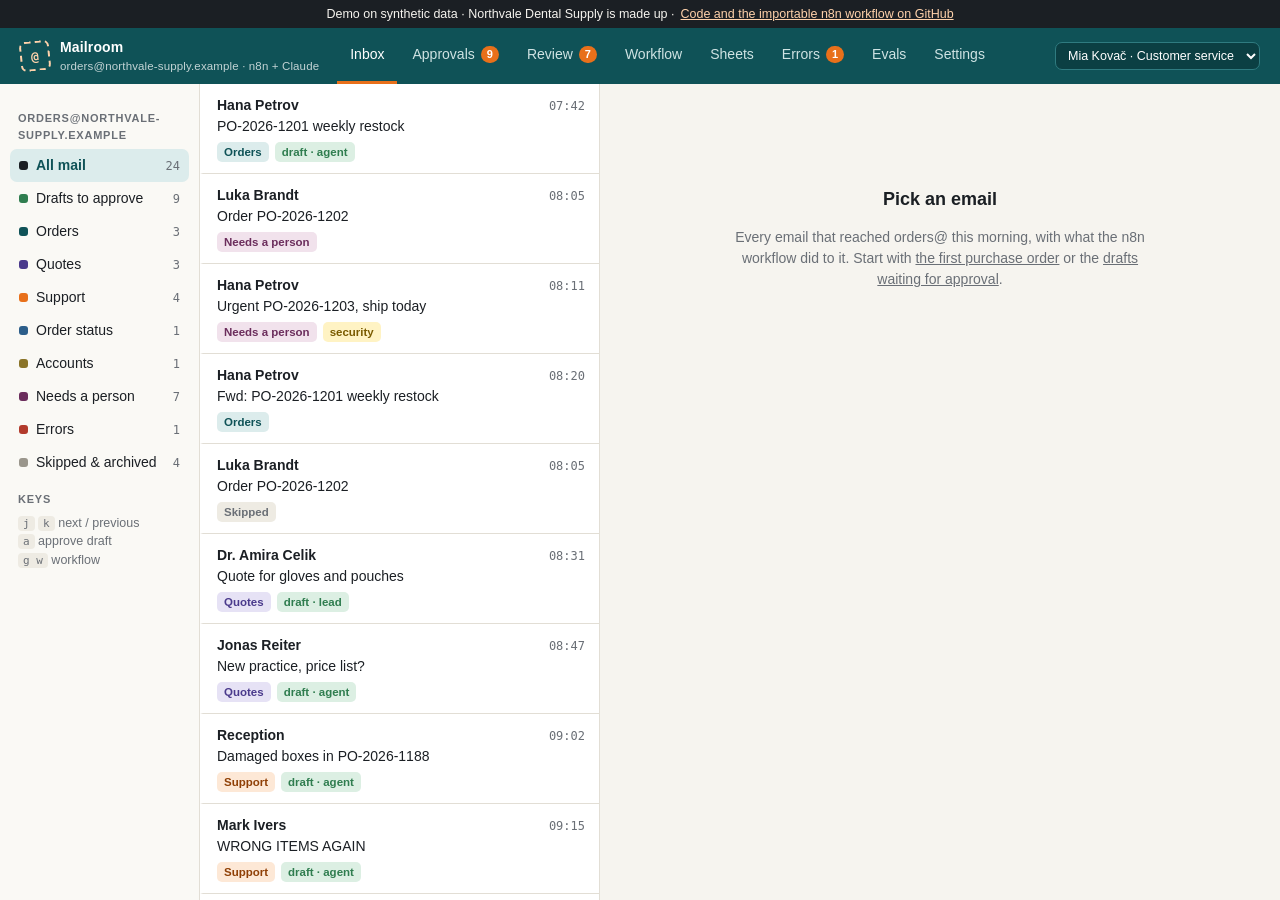
<file: site/index.html>
<!doctype html>
<html lang="en">
<head>
<meta charset="utf-8">
<meta name="viewport" content="width=device-width, initial-scale=1">
<title>Mailroom · shared inbox agent for n8n</title>
<meta name="description" content="An n8n workflow that reads a shared inbox, extracts orders, quotes and support requests with Claude, routes them to Sheets, HubSpot and a helpdesk, and saves reply drafts for approval. Demo on synthetic data.">
<style>:root{
  --paper:#f6f4ef; --card:#fff; --ink:#1b1f24; --muted:#6a6f76; --line:#e2ded5; --soft:#eeebe3;
  --teal:#0f5257; --teal2:#16696f; --teal-soft:#dcecec; --orange:#e8701a; --orange-soft:#fde8d6; --orange-ink:#8f3f05;
  --plum:#6b2d5c; --plum-soft:#f1e2ec; --green:#2f7d4f; --green-soft:#dcefe3; --red:#b23a2b; --red-soft:#f7e0dc;
  --sans:-apple-system,BlinkMacSystemFont,"Segoe UI",Roboto,Helvetica,Arial,sans-serif;
  --mono:ui-monospace,SFMono-Regular,Menlo,Consolas,monospace;
}
*{box-sizing:border-box}
html,body{margin:0;height:100%;background:var(--paper);color:var(--ink);font:14px/1.5 var(--sans)}
button{font:inherit;cursor:pointer}
a{color:inherit}
#banner{height:28px;display:flex;align-items:center;justify-content:center;gap:6px;background:var(--ink);color:#f6f4ef;font-size:12.5px}
#banner a{color:#ffd2ab}
#app{height:calc(100vh - 28px);display:flex;flex-direction:column}

/* top bar */
.top{display:flex;align-items:center;gap:18px;padding:0 20px;height:56px;background:var(--teal);color:#fff;flex:none}
.brand{white-space:nowrap;display:flex;align-items:center;gap:10px;font-weight:700;letter-spacing:.01em}
.brand .stamp{width:30px;height:30px;border:2px dashed #ffd2ab;border-radius:6px;display:grid;place-items:center;font:700 13px var(--mono);color:#ffd2ab;transform:rotate(-6deg)}
.brand small{display:block;font-weight:400;font-size:11.5px;opacity:.75}
.tabs{display:flex;gap:2px;height:100%}
.tabs a{white-space:nowrap;display:flex;align-items:center;gap:6px;padding:0 13px;text-decoration:none;color:#cfe3e3;border-bottom:3px solid transparent;font-weight:500}
.tabs a:hover{color:#fff}
.tabs a.on{color:#fff;border-bottom-color:var(--orange)}
.tabs .n{background:var(--orange);color:#fff;border-radius:9px;font-size:11px;padding:0 6px;font-weight:700}
.who{margin-left:auto;display:flex;align-items:center;gap:8px;font-size:12.5px}
.who select{background:#0b3f43;color:#fff;border:1px solid #2f7b80;border-radius:7px;padding:5px 8px;font:inherit}
.body{flex:1;min-height:0;display:flex}

/* inbox: three panes */
.folders{width:200px;flex:none;border-right:1px solid var(--line);padding:14px 10px;overflow:auto;background:#faf9f5}
.folders h4{margin:12px 8px 6px;font-size:11px;text-transform:uppercase;letter-spacing:.07em;color:var(--muted)}
.folders a{display:flex;align-items:center;gap:8px;padding:6px 9px;border-radius:7px;text-decoration:none}
.folders a:hover{background:var(--soft)}
.folders a.on{background:var(--teal-soft);color:var(--teal);font-weight:600}
.folders .c{margin-left:auto;font:12px var(--mono);color:var(--muted)}
.dot{width:9px;height:9px;border-radius:3px;flex:none;display:inline-block}
.list{width:400px;flex:none;border-right:1px solid var(--line);overflow:auto;background:var(--card)}
.list .row{display:block;text-decoration:none;padding:11px 14px;border-bottom:1px solid var(--line);border-left:3px solid transparent}
.list .row:hover{background:#fbfaf6}
.list .row.on{background:#f3f8f8;border-left-color:var(--teal)}
.list .r1{display:flex;gap:8px;align-items:baseline}
.list .from{font-weight:600;white-space:nowrap;overflow:hidden;text-overflow:ellipsis}
.list .time{margin-left:auto;font:12px var(--mono);color:var(--muted)}
.list .subj{white-space:nowrap;overflow:hidden;text-overflow:ellipsis}
.list .meta{display:flex;gap:6px;margin-top:5px;flex-wrap:wrap}
.tag{display:inline-flex;align-items:center;gap:5px;border-radius:5px;padding:0 7px;font-size:11.5px;font-weight:600;line-height:20px}
.t-orders{background:#dcecec;color:var(--teal)} .t-quotes{background:#e6e2f5;color:#4a3a8c} .t-support{background:var(--orange-soft);color:var(--orange-ink)}
.t-status{background:#e2edf7;color:#2c5e8a} .t-accounts{background:#eee9db;color:#6b5a1f} .t-review{background:var(--plum-soft);color:var(--plum)}
.t-error{background:var(--red-soft);color:var(--red)} .t-skipped,.t-archived,.t-done{background:var(--soft);color:var(--muted)}
.t-draft{background:var(--green-soft);color:var(--green)} .t-flag{background:#fff3c4;color:#7a5b00}
.read{flex:1;min-width:0;overflow:auto;padding:22px 28px 40px}
.read h1{font-size:20px;margin:0 0 4px}
.read .hdr{color:var(--muted);font-size:13px;margin-bottom:14px}
.mail{background:var(--card);border:1px solid var(--line);border-radius:10px;padding:14px 16px;white-space:pre-wrap;font-size:14px}
.att{margin-top:8px;border:1px dashed var(--line);border-radius:8px;padding:8px 10px;font:12.5px/1.45 var(--mono);white-space:pre-wrap;background:#fbfaf6}
.att b{font-family:var(--sans)}
.sec{margin-top:20px}
.sec h3{font-size:12px;text-transform:uppercase;letter-spacing:.07em;color:var(--muted);margin:0 0 8px}
.path{display:flex;flex-wrap:wrap;gap:4px;align-items:center}
.path a{font:12px var(--mono);text-decoration:none;background:var(--card);border:1px solid var(--line);border-radius:6px;padding:2px 8px}
.path a:hover{border-color:var(--teal)}
.path .arr{color:#b9b3a6}
.path .retry{color:var(--orange-ink);font-size:11px}
.facts{display:grid;grid-template-columns:150px 1fr;gap:4px 14px;background:var(--card);border:1px solid var(--line);border-radius:10px;padding:12px 14px;font-size:13.5px}
.facts dt{color:var(--muted)} .facts dd{margin:0}
.lines{width:100%;border-collapse:collapse;margin-top:6px;font-size:13px}
.lines td,.lines th{padding:4px 8px;border-bottom:1px solid var(--line);text-align:left}
.lines th{font-size:11px;color:var(--muted);text-transform:uppercase}
.ok{color:var(--green);font-weight:700} .bad{color:var(--red);font-weight:700}
.issue{background:var(--plum-soft);color:var(--plum);border-radius:8px;padding:8px 11px;margin-bottom:6px}
.flag{background:#fff7d6;color:#6e5200;border-radius:8px;padding:8px 11px;margin-bottom:6px}
.draft{background:var(--card);border:1px solid var(--line);border-radius:10px;overflow:hidden}
.draft .dh{display:flex;gap:10px;align-items:center;padding:9px 14px;background:#fbfaf6;border-bottom:1px solid var(--line);font-size:12.5px;color:var(--muted)}
.draft textarea{width:100%;border:0;padding:12px 14px;font:inherit;min-height:110px;resize:vertical;outline:none}
.draft .why{padding:8px 14px;font-size:12.5px;background:var(--orange-soft);color:var(--orange-ink)}
.draft .act{display:flex;gap:8px;padding:10px 14px;border-top:1px solid var(--line);align-items:center;flex-wrap:wrap}
.btn{border:1px solid var(--line);background:var(--card);border-radius:8px;padding:6px 13px;font-weight:600;color:var(--ink)}
.btn.go{background:var(--teal);border-color:var(--teal);color:#fff}
.btn.warn{background:var(--orange);border-color:var(--orange);color:#fff}
.btn:disabled{opacity:.4;cursor:not-allowed}
.small{font-size:12.5px;color:var(--muted)}
.empty{margin:80px auto;max-width:420px;text-align:center;color:var(--muted)}
.empty h2{color:var(--ink);font-size:18px;margin:0 0 6px}

/* pages */
.page{flex:1;overflow:auto;padding:22px 28px 40px}
.page h2{font-size:22px;margin:0 0 4px}
.lede{color:var(--muted);margin:0 0 18px;max-width:820px}
table.t{width:100%;border-collapse:collapse;background:var(--card);border:1px solid var(--line);border-radius:10px;overflow:hidden}
table.t th,table.t td{padding:7px 10px;border-bottom:1px solid var(--line);text-align:left;font-size:13px;vertical-align:top}
table.t th{background:var(--soft);font-size:11px;text-transform:uppercase;letter-spacing:.05em;color:var(--muted)}
table.t tr.new td{background:#f4faf6}
.subtabs{display:flex;gap:6px;margin-bottom:12px;flex-wrap:wrap}
.subtabs a{padding:5px 12px;border-radius:999px;border:1px solid var(--line);text-decoration:none;background:var(--card);font-size:13px}
.subtabs a.on{background:var(--ink);color:#fff;border-color:var(--ink)}
.cards{display:grid;grid-template-columns:repeat(auto-fill,minmax(360px,1fr));gap:12px}
.card{background:var(--card);border:1px solid var(--line);border-radius:12px;padding:14px 16px}
.card h4{margin:0 0 4px;font-size:15px}
.tiles{display:grid;grid-template-columns:repeat(6,minmax(0,1fr));gap:10px;margin-bottom:18px}
.tile{background:var(--card);border:1px solid var(--line);border-radius:10px;padding:12px}
.tile b{display:block;font:700 26px var(--mono)}
.tile span{font-size:12px;color:var(--muted)}
.tile.g b{color:var(--green)} .tile.o b{color:var(--orange-ink)}
.set{display:grid;grid-template-columns:300px 1fr;gap:6px 24px;align-items:center;padding:14px 0;border-bottom:1px solid var(--line)}
.set p{margin:2px 0 0;font-size:12.5px;color:var(--muted)}
.lock{background:var(--plum-soft);color:var(--plum);border-radius:10px;padding:10px 14px;margin-bottom:12px}

/* canvas */
.canvas-wrap{flex:1;display:flex;min-height:0}
.canvas{flex:1;overflow:auto;background-color:#f1efe8;background-image:radial-gradient(#d6d1c4 1px,transparent 1px);background-size:18px 18px;position:relative}
.canvas svg{display:block}
.nd rect{fill:#fff;stroke:#cfc9bb;stroke-width:1.5;rx:10}
.nd.sel rect{stroke:var(--orange);stroke-width:2.5}
.nd text{font:11px var(--sans);fill:var(--ink)}
.sr{position:absolute;width:1px;height:1px;overflow:hidden;clip:rect(0 0 0 0)}
.canvas svg{margin-top:20px}
.nd .ty{font:10.5px var(--mono);fill:var(--muted)}
.nd .cnt{font:700 11px var(--mono);fill:#fff}
.edge{fill:none;stroke:#a9a291;stroke-width:1.6}
.edge.hot{stroke:var(--teal2);stroke-width:2.4}
.insp{width:330px;flex:none;border-left:1px solid var(--line);background:var(--card);overflow:auto;padding:18px 20px}
.insp h3{margin:0 0 4px}
.kbd{font:11px var(--mono);background:var(--soft);border-radius:4px;padding:1px 5px;color:var(--muted)}
#toast{position:fixed;bottom:18px;left:50%;transform:translateX(-50%) translateY(20px);opacity:0;background:var(--ink);color:#fff;padding:9px 16px;border-radius:10px;transition:.2s;pointer-events:none;z-index:30}
#toast.show{opacity:1;transform:translateX(-50%)}
@media (max-width:1000px){.folders{display:none}.list{width:300px}.tiles{grid-template-columns:repeat(2,1fr)}.insp{width:320px}}
@media (max-width:720px){.body{flex-direction:column}.list{width:auto;max-height:40vh}.tabs a{padding:0 7px;font-size:12.5px}.brand small{display:none}}
</style>
</head>
<body>
<div id="banner">Demo on synthetic data · Northvale Dental Supply is made up · <a href="https://github.com/sibrahimpa1/n8n-inbox-agent">Code and the importable n8n workflow on GitHub</a></div>
<div id="app"></div>
<div id="toast" role="status"></div>
<script>window.MAILROOM = {"world":{"company":"Northvale Dental Supply","inbox":"orders@northvale-supply.example","now":"2026-11-25T09:00:00Z","users":{"mia":{"name":"Mia Kova\u010d","role":"agent","title":"Customer service"},"tom":{"name":"Tom Haller","role":"lead","title":"Operations lead"}},"customers":{"brightsmile-dental.example":{"name":"BrightSmile Dental","hubspot_id":"C-1001","terms":"Net 30"},"oakridge-ortho.example":{"name":"Oakridge Orthodontics","hubspot_id":"C-1002","terms":"Net 30"},"lakeside-clinic.example":{"name":"Lakeside Family Clinic","hubspot_id":"C-1003","terms":"Net 15"},"cedar-family-dental.example":{"name":"Cedar Family Dental","hubspot_id":"C-1004","terms":"Prepaid"}},"suppliers":["medline-wholesale.example","polar-logistics.example"],"products":{"GLV-NIT-M":{"name":"Nitrile gloves, medium, box of 200","price":14.5},"GLV-NIT-L":{"name":"Nitrile gloves, large, box of 200","price":14.5},"AUT-PCH-57":{"name":"Autoclave pouches 57x130, pack of 200","price":9.8},"MSK-L2-50":{"name":"Level 2 masks, box of 50","price":11.2},"BIB-2PLY-500":{"name":"Patient bibs 2-ply, case of 500","price":32.0},"SAL-EJ-100":{"name":"Saliva ejectors, bag of 100","price":6.4},"CMP-A2-4G":{"name":"Composite A2 syringe 4 g","price":27.9},"IMP-ALG-500":{"name":"Alginate impression material 500 g","price":18.75}},"orders_sheet":[{"po":"PO-2026-1175","customer":"Oakridge Orthodontics","status":"Shipped","shipped":"2026-11-21","carrier":"Polar Logistics","tracking":"PL7731940021"},{"po":"PO-2026-1188","customer":"Lakeside Family Clinic","status":"Delivered","shipped":"2026-11-18","carrier":"Polar Logistics","tracking":"PL7731940377"},{"po":"PO-2026-1190","customer":"Cedar Family Dental","status":"Shipped","shipped":"2026-11-22","carrier":"Polar Logistics","tracking":"PL7731941102"},{"po":"PO-2026-1196","customer":"BrightSmile Dental","status":"Picking","shipped":null,"carrier":null,"tracking":null}],"settings":{"confidence_threshold":0.75,"lead_approval_over":500,"archive_newsletters":true,"reply_from":"Northvale Customer Service"}},"emails":[{"id":"E-01","message_id":"<a1@brightsmile-dental.example>","from":"Hana Petrov <orders@brightsmile-dental.example>","subject":"PO-2026-1201 weekly restock","received":"2026-11-24T07:42:00Z","headers":{},"text":"Hi Northvale team,\n\nPlease find our PO-2026-1201 attached. Delivery to the Main Street practice by 28 November if possible.\n\nThanks,\nHana","attachments":[{"name":"PO-2026-1201.pdf","text":"PURCHASE ORDER PO-2026-1201\nBrightSmile Dental, 14 Main Street\nGLV-NIT-M  10 x 14.50 = 145.00\nAUT-PCH-57  6 x 9.80 = 58.80\nSAL-EJ-100  5 x 6.40 = 32.00\nTOTAL EUR 235.80\nRequested delivery: 2026-11-28"}]},{"id":"E-02","message_id":"<b2@oakridge-ortho.example>","from":"Luka Brandt <purchasing@oakridge-ortho.example>","subject":"Order PO-2026-1202","received":"2026-11-24T08:05:00Z","headers":{},"text":"Hello, new order attached, PO-2026-1202. Same prices as last time please.","attachments":[{"name":"PO-2026-1202.pdf","text":"PURCHASE ORDER PO-2026-1202\nOakridge Orthodontics\nCMP-A2-4G  4 x 24.90 = 99.60\nIMP-ALG-500  3 x 18.75 = 56.25\nTOTAL EUR 155.85"}]},{"id":"E-03","message_id":"<c3@brightsmi1e-dental.example>","from":"Hana Petrov <orders@brightsmi1e-dental.example>","subject":"Urgent PO-2026-1203, ship today","received":"2026-11-24T08:11:00Z","headers":{},"text":"Please ship this urgently to our new warehouse address in the attached PO. Payment to follow.","attachments":[{"name":"PO-2026-1203.pdf","text":"PURCHASE ORDER PO-2026-1203\nBrightSmile Dental, Unit 9 Dock Road\nGLV-NIT-L  80 x 14.50 = 1160.00\nTOTAL EUR 1160.00"}]},{"id":"E-04","message_id":"<a1-resend@brightsmile-dental.example>","from":"Hana Petrov <orders@brightsmile-dental.example>","subject":"Fwd: PO-2026-1201 weekly restock","received":"2026-11-24T08:20:00Z","headers":{},"text":"Resending in case the first one didn't come through.\n\n---------- Forwarded message ---------\nPlease find our PO-2026-1201 attached.","attachments":[{"name":"PO-2026-1201.pdf","text":"PURCHASE ORDER PO-2026-1201\nBrightSmile Dental, 14 Main Street\nGLV-NIT-M  10 x 14.50 = 145.00\nAUT-PCH-57  6 x 9.80 = 58.80\nSAL-EJ-100  5 x 6.40 = 32.00\nTOTAL EUR 235.80\nRequested delivery: 2026-11-28"}]},{"id":"E-05","message_id":"<b2@oakridge-ortho.example>","from":"Luka Brandt <purchasing@oakridge-ortho.example>","subject":"Order PO-2026-1202","received":"2026-11-24T08:05:00Z","headers":{},"text":"Hello, new order attached, PO-2026-1202. Same prices as last time please.","attachments":[],"note":"Gmail trigger delivered the same message twice"},{"id":"E-06","message_id":"<d6@lakeside-clinic.example>","from":"Dr. Amira Celik <amira@lakeside-clinic.example>","subject":"Quote for gloves and pouches","received":"2026-11-24T08:31:00Z","headers":{},"text":"Hi, could you quote 40 boxes of medium nitrile gloves and 10 packs of the 57x130 autoclave pouches? We'd like to order before the holidays.\n\nAmira","attachments":[]},{"id":"E-07","message_id":"<e7@gmail.example>","from":"Jonas Reiter <jonas.reiter.dds@gmail.example>","subject":"New practice, price list?","received":"2026-11-24T08:47:00Z","headers":{},"text":"Hello, I'm opening a two-chair practice in January. Could you quote 20 boxes of level 2 masks and 4 cases of patient bibs? Thanks, Jonas Reiter DDS","attachments":[]},{"id":"E-08","message_id":"<f8@lakeside-clinic.example>","from":"Reception <front@lakeside-clinic.example>","subject":"Damaged boxes in PO-2026-1188","received":"2026-11-24T09:02:00Z","headers":{},"text":"Two of the glove boxes from PO-2026-1188 arrived crushed and torn open. We can't use them for patients. Photos attached. What do we do?","attachments":[{"name":"photo1.jpg","text":""}]},{"id":"E-09","message_id":"<g9@cedar-family-dental.example>","from":"Mark Ivers <mark@cedar-family-dental.example>","subject":"WRONG ITEMS AGAIN","received":"2026-11-24T09:15:00Z","headers":{},"text":"This is the second time. We ordered large gloves on PO-2026-1190 and got medium. We have patients all day. I need the right ones TODAY.","attachments":[]},{"id":"E-10","message_id":"<h10@oakridge-ortho.example>","from":"Luka Brandt <purchasing@oakridge-ortho.example>","subject":"Alginate setting time question","received":"2026-11-24T09:26:00Z","headers":{},"text":"Quick one: what's the working time for the alginate you sent? Our assistants find it sets too fast.","attachments":[]},{"id":"E-11","message_id":"<i11@oakridge-ortho.example>","from":"Luka Brandt <purchasing@oakridge-ortho.example>","subject":"Where is PO-2026-1175?","received":"2026-11-24T09:40:00Z","headers":{},"text":"Hi, can you tell me where PO-2026-1175 is? We need it this week.","attachments":[]},{"id":"E-12","message_id":"<j12@brightsmile-dental.example>","from":"Hana Petrov <orders@brightsmile-dental.example>","subject":"Status PO-2026-1099","received":"2026-11-24T09:51:00Z","headers":{},"text":"Any update on PO-2026-1099?","attachments":[]},{"id":"E-13","message_id":"<k13@oakridge-ortho.example>","from":"Luka Brandt <purchasing@oakridge-ortho.example>","subject":"Automatic reply: Where is PO-2026-1175?","received":"2026-11-24T09:58:00Z","headers":{"Auto-Submitted":"auto-replied"},"text":"I am out of the office until 1 December with limited access to email.","attachments":[]},{"id":"E-14","message_id":"<l14@news.medline-wholesale.example>","from":"Medline Wholesale <news@medline-wholesale.example>","subject":"December promotions for distributors","received":"2026-11-24T10:05:00Z","headers":{"List-Unsubscribe":"<mailto:unsub@medline-wholesale.example>"},"text":"See this month's distributor promotions.","attachments":[]},{"id":"E-15","message_id":"<m15@medline-wholesale.example>","from":"Accounts <ar@medline-wholesale.example>","subject":"Invoice INV-88412","received":"2026-11-24T10:12:00Z","headers":{},"text":"Please find invoice INV-88412 for EUR 4,312.00 due 24 December attached.","attachments":[{"name":"INV-88412.pdf","text":"INVOICE INV-88412 TOTAL EUR 4312.00 DUE 2026-12-24"}]},{"id":"E-16","message_id":"<n16@cedar-family-dental.example>","from":"Mark Ivers <mark@cedar-family-dental.example>","subject":"Order + card","received":"2026-11-24T10:20:00Z","headers":{},"text":"Please send 10 boxes of large gloves. We're prepaid, so charge my card 4111 1111 1111 1111 exp 09/28.","attachments":[]},{"id":"E-17","message_id":"<o17@lakeside-clinic.example>","from":"Reception <front@lakeside-clinic.example>","subject":"see attached","received":"2026-11-24T10:33:00Z","headers":{},"text":"Hi, see attached.","attachments":[]},{"id":"E-18","message_id":"<p18@oakridge-ortho.example>","from":"Luka Brandt <purchasing@oakridge-ortho.example>","subject":"PO-2026-1204","received":"2026-11-24T10:41:00Z","headers":{},"text":"PO attached.","attachments":[{"name":"PO-2026-1204.pdf","text":"PURCHASE ORDER PO-2026-1204\nOakridge Orthodontics\nGLV-NIT-M  20 x 14.50 = 290.00\nMSK-L2-50  10 x 11.20 = 112.00\nBIB-2PLY-500  2 x 32.00 = 64.00\nTOTAL EUR 646.00"}]},{"id":"E-19","message_id":"<q19@cedar-family-dental.example>","from":"Mark Ivers <mark@cedar-family-dental.example>","subject":"re: re: re: gloves","received":"2026-11-24T10:50:00Z","headers":{},"text":"ok thanks","attachments":[]},{"id":"E-20","message_id":"<r20@lakeside-clinic.example>","from":"Dr. Amira Celik <amira@lakeside-clinic.example>","subject":"PO-2026-1205","received":"2026-11-24T11:02:00Z","headers":{},"text":"Order attached, thank you!","attachments":[{"name":"PO-2026-1205.pdf","text":"PURCHASE ORDER PO-2026-1205\nLakeside Family Clinic\nMSK-L2-50  6 x 11.20 = 67.20\nSAL-EJ-100  10 x 6.40 = 64.00\nTOTAL EUR 131.20"}]},{"id":"E-21","message_id":"<s21@polar-logistlcs.example>","from":"Polar Logistics Billing <billing@polar-logistlcs.example>","subject":"Updated bank details for payments","received":"2026-11-24T11:15:00Z","headers":{},"text":"Please note our bank details have changed. Update your records and send all future payments to IBAN DE00 1234 5678 9012 3456 78.","attachments":[]},{"id":"E-22","message_id":"<t22@polar-logistics.example>","from":"Polar Logistics <noreply@polar-logistics.example>","subject":"Delivery exception PL7731941102","received":"2026-11-24T11:22:00Z","headers":{},"text":"Delivery exception for shipment PL7731941102 (reference PO-2026-1190): recipient closed. A second attempt is scheduled.","attachments":[]},{"id":"E-23","message_id":"<u23@cedar-family-dental.example>","from":"Mark Ivers <mark@cedar-family-dental.example>","subject":"Quote: 30 composite syringes, 20% off?","received":"2026-11-24T11:35:00Z","headers":{},"text":"Can you quote 30 composite A2 syringes? Given the wrong-items mess I'd expect 20% off.","attachments":[]},{"id":"E-24","message_id":"<v24@lakeside-clinic.example>","from":"Dr. Amira Celik <amira@lakeside-clinic.example>","subject":"PO-2026-1206","received":"2026-11-24T11:48:00Z","headers":{},"text":"One more order attached.","attachments":[{"name":"PO-2026-1206.pdf","text":"PURCHASE ORDER PO-2026-1206\nLakeside Family Clinic\nGLV-NIT-L  12 x 14.50 = 174.00\nIMP-ALG-500  2 x 18.75 = 37.50\nTOTAL EUR 211.50"}]}],"recorded":{"E-01":{"type":"purchase_order","confidence":0.97,"summary":"Weekly restock PO with three lines.","fields":{"po_number":"PO-2026-1201","ship_to":"14 Main Street","requested_date":"2026-11-28","total":235.8,"lines":[{"sku":"GLV-NIT-M","qty":10,"unit_price":14.5},{"sku":"AUT-PCH-57","qty":6,"unit_price":9.8},{"sku":"SAL-EJ-100","qty":5,"unit_price":6.4}]},"reply":"Hi Hana, thank you for PO-2026-1201 (3 lines, EUR 235.80). We've logged it and will confirm dispatch for your requested date of 2026-11-28."},"E-02":{"type":"purchase_order","confidence":0.95,"summary":"PO with composite and alginate.","fields":{"po_number":"PO-2026-1202","ship_to":null,"requested_date":null,"total":155.85,"lines":[{"sku":"CMP-A2-4G","qty":4,"unit_price":24.9},{"sku":"IMP-ALG-500","qty":3,"unit_price":18.75}]},"reply":"Hi Luka, thanks for PO-2026-1202, total EUR 155.85. It's in the queue."},"E-03":{"type":"purchase_order","confidence":0.93,"summary":"Urgent PO to a new address.","fields":{"po_number":"PO-2026-1203","ship_to":"Unit 9 Dock Road","requested_date":null,"total":1160.0,"lines":[{"sku":"GLV-NIT-L","qty":80,"unit_price":14.5}]},"reply":"Hi Hana, PO-2026-1203 received; we'll ship today to Unit 9 Dock Road."},"E-04":{"type":"purchase_order","confidence":0.96,"summary":"Resent copy of PO-2026-1201.","fields":{"po_number":"PO-2026-1201","ship_to":"14 Main Street","requested_date":"2026-11-28","total":235.8,"lines":[{"sku":"GLV-NIT-M","qty":10,"unit_price":14.5},{"sku":"AUT-PCH-57","qty":6,"unit_price":9.8},{"sku":"SAL-EJ-100","qty":5,"unit_price":6.4}]},"reply":"Hi Hana, thank you for PO-2026-1201. We've logged it."},"E-06":{"type":"quote_request","confidence":0.94,"summary":"Quote for gloves and pouches.","fields":{"lines":[{"sku":"GLV-NIT-M","qty":40},{"sku":"AUT-PCH-57","qty":10}],"customer_ask":null},"reply":"Hi Amira, here is your quote: 40 x Nitrile gloves, medium at EUR 14.50 and 10 x Autoclave pouches at EUR 9.80, total EUR 678.00 excluding VAT. Reply to this email to confirm and we'll book it in before the holidays."},"E-07":{"type":"quote_request","confidence":0.9,"summary":"New practice asking for masks and bibs.","fields":{"lines":[{"sku":"MSK-L2-50","qty":20},{"sku":"BIB-2PLY-500","qty":4}],"customer_ask":null},"reply":"Hello Jonas, congratulations on the new practice. 20 x Level 2 masks at EUR 11.20 and 4 x Patient bibs at EUR 32.00 come to EUR 352.00 excluding VAT. We'd be glad to set up an account for you."},"E-08":{"type":"support","confidence":0.96,"summary":"Crushed glove boxes on delivery.","fields":{"po_number":"PO-2026-1188","issue":"damaged","urgency":"high"},"reply":"Hello, sorry the glove boxes from PO-2026-1188 arrived damaged. We've opened a ticket and will arrange replacements; you don't need to return the damaged boxes."},"E-09":{"type":"support","confidence":0.95,"summary":"Wrong glove size delivered again.","fields":{"po_number":"PO-2026-1190","issue":"wrong_item","urgency":"high"},"reply":"Hi Mark, I'm sorry we sent medium instead of large gloves on PO-2026-1190, and that it happened twice. We've opened an urgent ticket and someone from operations will contact you shortly."},"E-10":{"type":"support","confidence":0.88,"summary":"Product question about alginate working time.","fields":{"po_number":null,"issue":"product_question","urgency":"normal"},"reply":"Hi Luka, good question. I've passed it to our product specialist, who will reply with the working time and mixing tips."},"E-11":{"type":"order_status","confidence":0.97,"summary":"Asks where PO-2026-1175 is.","fields":{"po_number":"PO-2026-1175"},"reply":"Hi Luka, PO-2026-1175 shipped with Polar Logistics, tracking PL7731940021, and will arrive Thursday 26 November."},"E-12":{"type":"order_status","confidence":0.96,"summary":"Asks for status of PO-2026-1099.","fields":{"po_number":"PO-2026-1099"},"reply":"Hi Hana, PO-2026-1099 is on its way."},"E-15":{"type":"invoice","confidence":0.97,"summary":"Supplier invoice.","fields":{"invoice_number":"INV-88412","amount":4312.0,"due":"2026-12-24"},"reply":null},"E-16":{"type":"purchase_order","confidence":0.81,"summary":"Order for large gloves in the email body, no PO number.","fields":{"po_number":null,"ship_to":null,"requested_date":null,"total":null,"lines":[{"sku":"GLV-NIT-L","qty":10,"unit_price":null}]},"reply":"Hi Mark, thanks, we'll send 10 boxes of large gloves."},"E-17":{"type":"other","confidence":0.31,"summary":"Says see attached but nothing is attached.","fields":{},"reply":null},"E-18":{"type":"purchase_order","confidence":0.95,"summary":"PO with three lines.","fields":{"po_number":"PO-2026-1204","ship_to":null,"requested_date":null,"total":646.0,"lines":[{"sku":"GLV-NIT-M","qty":20,"unit_price":14.5},{"sku":"MSK-L2-50","qty":10,"unit_price":11.2},{"sku":"BIB-2PLY-500","qty":2,"unit_price":32.0}]},"reply":"Hi Luka, thank you for PO-2026-1204, EUR 646.00. Logged."},"E-19":{"type":"other","confidence":0.9,"summary":"Short acknowledgement, nothing to do.","fields":{},"reply":null},"E-20":{"type":"purchase_order","confidence":0.97,"summary":"PO with masks and saliva ejectors.","fields":{"po_number":"PO-2026-1205","ship_to":null,"requested_date":null,"total":131.2,"lines":[{"sku":"MSK-L2-50","qty":6,"unit_price":11.2},{"sku":"SAL-EJ-100","qty":10,"unit_price":6.4}]},"reply":"Hi Amira, thank you for PO-2026-1205 (2 lines, EUR 131.20). It's logged and we'll confirm dispatch."},"E-21":{"type":"payment_change","confidence":0.92,"summary":"Asks to change the bank account for supplier payments.","fields":{},"reply":null},"E-22":{"type":"support","confidence":0.9,"summary":"Carrier delivery exception for PO-2026-1190.","fields":{"po_number":"PO-2026-1190","issue":"delivery_exception","urgency":"normal"},"reply":"Thanks for the update."},"E-23":{"type":"quote_request","confidence":0.93,"summary":"Quote for composite, asks for 20% discount.","fields":{"lines":[{"sku":"CMP-A2-4G","qty":30}],"customer_ask":"20% discount"},"reply":"Hi Mark, given the trouble with your last order we can offer 20% off: 30 x Composite A2 at EUR 27.90, EUR 669.60 after discount."},"E-24":{"error":"HTTP 529 overloaded_error from api.anthropic.com on every attempt"}},"retry":{"E-24":{"type":"purchase_order","confidence":0.97,"summary":"One more order with large gloves and alginate.","fields":{"po_number":"PO-2026-1206","ship_to":null,"requested_date":null,"total":211.5,"lines":[{"sku":"GLV-NIT-L","qty":12,"unit_price":14.5},{"sku":"IMP-ALG-500","qty":2,"unit_price":18.75}]},"reply":"Hi Amira, thank you for PO-2026-1206 (2 lines, EUR 211.50). It's logged and we'll confirm dispatch."}},"failures":{"Orders sheet: upsert|<r20@lakeside-clinic.example>":1},"workflow":{"name":"Shared inbox agent (orders@)","nodes":[{"name":"Gmail Trigger","type":"gmailTrigger","position":[0,300],"retry":null,"creds":["gmailOAuth2"]},{"name":"Read Orders sheet","type":"googleSheets","position":[220,300],"retry":null,"creds":["googleSheetsOAuth2Api"]},{"name":"Normalize","type":"code","position":[440,300],"retry":null,"creds":[]},{"name":"Pre-screen","type":"code","position":[660,300],"retry":null,"creds":[]},{"name":"Needs the model?","type":"if","position":[880,300],"retry":null,"creds":[]},{"name":"Archive or skip","type":"gmail","position":[1100,560],"retry":null,"creds":["gmailOAuth2"]},{"name":"Claude: read email","type":"httpRequest","position":[1100,300],"retry":3,"creds":["httpHeaderAuth"]},{"name":"Decide","type":"code","position":[1320,300],"retry":null,"creds":[]},{"name":"Route","type":"switch","position":[1540,300],"retry":null,"creds":[]},{"name":"Orders sheet: upsert","type":"googleSheets","position":[1780,0],"retry":3,"creds":["googleSheetsOAuth2Api"]},{"name":"HubSpot: create deal","type":"hubspot","position":[1780,190],"retry":3,"creds":["hubspotOAuth2Api"]},{"name":"Helpdesk: create ticket","type":"httpRequest","position":[1780,380],"retry":3,"creds":[]},{"name":"AP inbox: append","type":"googleSheets","position":[1780,580],"retry":null,"creds":["googleSheetsOAuth2Api"]},{"name":"Review queue: append","type":"googleSheets","position":[1780,770],"retry":null,"creds":["googleSheetsOAuth2Api"]},{"name":"Error queue: append","type":"googleSheets","position":[1780,960],"retry":null,"creds":["googleSheetsOAuth2Api"]},{"name":"Has a draft?","type":"if","position":[2020,190],"retry":null,"creds":[]},{"name":"Gmail: save draft","type":"gmail","position":[2240,190],"retry":null,"creds":["gmailOAuth2"]}],"connections":{"Gmail Trigger":{"main":[[{"node":"Read Orders sheet","type":"main","index":0}]]},"Read Orders sheet":{"main":[[{"node":"Normalize","type":"main","index":0}]]},"Normalize":{"main":[[{"node":"Pre-screen","type":"main","index":0}]]},"Pre-screen":{"main":[[{"node":"Needs the model?","type":"main","index":0}]]},"Needs the model?":{"main":[[{"node":"Claude: read email","type":"main","index":0}],[{"node":"Archive or skip","type":"main","index":0}]]},"Claude: read email":{"main":[[{"node":"Decide","type":"main","index":0}],[{"node":"Decide","type":"main","index":0}]]},"Decide":{"main":[[{"node":"Route","type":"main","index":0}]]},"Route":{"main":[[{"node":"Orders sheet: upsert","type":"main","index":0}],[{"node":"HubSpot: create deal","type":"main","index":0}],[{"node":"Helpdesk: create ticket","type":"main","index":0}],[{"node":"Has a draft?","type":"main","index":0}],[{"node":"AP inbox: append","type":"main","index":0}],[{"node":"Review queue: append","type":"main","index":0}],[{"node":"Error queue: append","type":"main","index":0}]]},"Orders sheet: upsert":{"main":[[{"node":"Has a draft?","type":"main","index":0}],[{"node":"Error queue: append","type":"main","index":0}]]},"HubSpot: create deal":{"main":[[{"node":"Has a draft?","type":"main","index":0}],[{"node":"Error queue: append","type":"main","index":0}]]},"Helpdesk: create ticket":{"main":[[{"node":"Has a draft?","type":"main","index":0}],[{"node":"Error queue: append","type":"main","index":0}]]},"Has a draft?":{"main":[[{"node":"Gmail: save draft","type":"main","index":0}],[]]}}},"evals":{"cases":[{"id":"E-01","subject":"PO-2026-1201 weekly restock","want":"orders","got":"orders","draft":true,"pass":true,"why":""},{"id":"E-02","subject":"Order PO-2026-1202","want":"review","got":"review","draft":false,"pass":true,"why":"price differs from the price list"},{"id":"E-03","subject":"Urgent PO-2026-1203, ship today","want":"review","got":"review","draft":false,"pass":true,"why":"lookalike sender domain"},{"id":"E-04","subject":"Fwd: PO-2026-1201 weekly restock","want":"orders","got":"orders","draft":false,"pass":true,"why":"same PO resent"},{"id":"E-05","subject":"Order PO-2026-1202","want":"skipped","got":"skipped","draft":false,"pass":true,"why":"trigger delivered it twice"},{"id":"E-06","subject":"Quote for gloves and pouches","want":"quotes","got":"quotes","draft":true,"pass":true,"why":""},{"id":"E-07","subject":"New practice, price list?","want":"quotes","got":"quotes","draft":true,"pass":true,"why":""},{"id":"E-08","subject":"Damaged boxes in PO-2026-1188","want":"support","got":"support","draft":true,"pass":true,"why":""},{"id":"E-09","subject":"WRONG ITEMS AGAIN","want":"support","got":"support","draft":true,"pass":true,"why":""},{"id":"E-10","subject":"Alginate setting time question","want":"support","got":"support","draft":true,"pass":true,"why":""},{"id":"E-11","subject":"Where is PO-2026-1175?","want":"status","got":"status","draft":true,"pass":true,"why":"model draft promised a delivery date"},{"id":"E-12","subject":"Status PO-2026-1099","want":"review","got":"review","draft":false,"pass":true,"why":"PO not found"},{"id":"E-13","subject":"Automatic reply: Where is PO-2026-1175?","want":"skipped","got":"skipped","draft":false,"pass":true,"why":"out-of-office reply"},{"id":"E-14","subject":"December promotions for distributors","want":"skipped","got":"skipped","draft":false,"pass":true,"why":"newsletter"},{"id":"E-15","subject":"Invoice INV-88412","want":"accounts","got":"accounts","draft":false,"pass":true,"why":""},{"id":"E-16","subject":"Order + card","want":"review","got":"review","draft":false,"pass":true,"why":"card number in the body, no PO number"},{"id":"E-17","subject":"see attached","want":"review","got":"review","draft":false,"pass":true,"why":"model unsure"},{"id":"E-18","subject":"PO-2026-1204","want":"review","got":"review","draft":false,"pass":true,"why":"PO total doesn't match its lines"},{"id":"E-19","subject":"re: re: re: gloves","want":"done","got":"done","draft":false,"pass":true,"why":""},{"id":"E-20","subject":"PO-2026-1205","want":"orders","got":"orders","draft":true,"pass":true,"why":"Sheets returned 429 once"},{"id":"E-21","subject":"Updated bank details for payments","want":"review","got":"review","draft":false,"pass":true,"why":"bank-detail change from a lookalike domain"},{"id":"E-22","subject":"Delivery exception PL7731941102","want":"support","got":"support","draft":false,"pass":true,"why":"automated sender, no reply"},{"id":"E-23","subject":"Quote: 30 composite syringes, 20% off?","want":"quotes","got":"quotes","draft":true,"pass":true,"why":"model draft offered a discount"},{"id":"E-24","subject":"PO-2026-1206","want":"error","got":"error","draft":false,"pass":true,"why":"model API down on every retry"}],"passed":24,"total":24,"sent":0,"drafts":9,"double_confirmations":0,"order_rows_unique":true,"spoofs_caught":2,"secrets_reaching_model":0,"drafts_rejected":[{"id":"E-11","reason":"promises a delivery date"},{"id":"E-23","reason":"offers a discount"}],"retried_ok":[["Orders sheet: upsert","<r20@lakeside-clinic.example>","appended row (after 2 attempts)"]],"parked":1}};</script>
<script>// Decision logic for the shared-inbox workflow. The same file is pasted into the
// n8n Code nodes (workflow/build.py), run by the replay harness, and used by the
// live demo, so what you test is what runs in n8n.
//
// The model classifies and extracts; this code decides. Nothing here sends mail:
// replies are only ever saved as drafts for a person to approve.

const CARD = /\b(?:\d[ -]?){13,19}\b/g;
const IBAN = /\b[A-Z]{2}\d{2}(?: ?[A-Z0-9]{4}){3,7}(?: ?[A-Z0-9]{1,3})?\b/g;
const PO_RE = /^PO-\d{4}-\d{4}$/;

function domainOf(from) {
  const m = String(from).match(/<([^>]+)>/);
  const addr = (m ? m[1] : String(from)).trim().toLowerCase();
  return { address: addr, local: addr.split("@")[0], domain: addr.split("@")[1] || "" };
}

function luhn(digits) {
  let sum = 0, alt = false;
  for (let i = digits.length - 1; i >= 0; i--) {
    let n = +digits[i];
    if (alt) { n *= 2; if (n > 9) n -= 9; }
    sum += n; alt = !alt;
  }
  return sum % 10 === 0;
}

// Card numbers (Luhn-valid) and IBANs never reach the model or a sheet.
function redact(text) {
  const found = [];
  let out = String(text || "").replace(CARD, (m) => {
    const d = m.replace(/\D/g, "");
    if (d.length >= 13 && luhn(d)) { found.push("card number"); return "[card number removed]"; }
    return m;
  });
  out = out.replace(IBAN, () => { found.push("bank account"); return "[bank account removed]"; });
  return { text: out, found: Array.from(new Set(found)) };
}

function normalize(email) {
  const sender = domainOf(email.from);
  const body = redact(email.text);
  const att = (email.attachments || []).map((a) => ({ name: a.name, text: redact(a.text).text }));
  return {
    id: email.id, message_id: email.message_id, subject: email.subject, received: email.received,
    from: email.from, sender: sender.address, local: sender.local, domain: sender.domain,
    headers: email.headers || {}, text: body.text, redacted: body.found, attachments: att,
  };
}

// Lookalike domains: same as a known one after undoing common swaps, but not identical.
function skeleton(d) {
  return d.toLowerCase().replace(/rn/g, "m").replace(/vv/g, "w").replace(/[1|]/g, "l").replace(/0/g, "o").replace(/5/g, "s");
}
function editDistance(a, b) {
  const dp = Array.from({ length: a.length + 1 }, (_, i) => [i].concat(new Array(b.length).fill(0)));
  for (let j = 1; j <= b.length; j++) dp[0][j] = j;
  for (let i = 1; i <= a.length; i++)
    for (let j = 1; j <= b.length; j++)
      dp[i][j] = Math.min(dp[i - 1][j] + 1, dp[i][j - 1] + 1, dp[i - 1][j - 1] + (a[i - 1] === b[j - 1] ? 0 : 1));
  return dp[a.length][b.length];
}
function lookalike(domain, known) {
  if (known.indexOf(domain) >= 0) return null;
  for (const k of known) {
    if (skeleton(k) === skeleton(domain) || editDistance(k, domain) <= 2) return k;
  }
  return null;
}

// Before any model call: loops, bulk mail, duplicates, lookalikes.
function prescreen(msg, seen, world) {
  const h = Object.keys(msg.headers).reduce((o, k) => { o[k.toLowerCase()] = String(msg.headers[k]).toLowerCase(); return o; }, {});
  if (seen.indexOf(msg.message_id) >= 0) return { action: "ignore", reason: "same Message-ID already processed (trigger delivered it twice)" };
  if ((h["auto-submitted"] && h["auto-submitted"] !== "no") || /^(automatic reply|auto:|out of office)/i.test(msg.subject))
    return { action: "ignore", reason: "automatic reply; answering it could start a mail loop" };
  if (h["list-unsubscribe"] || h["precedence"] === "bulk")
    return { action: world.settings.archive_newsletters ? "archive" : "ignore", reason: "newsletter or bulk mail" };
  const known = Object.keys(world.customers).concat(world.suppliers);
  const like = lookalike(msg.domain, known);
  if (like) return { action: "continue", flag: "lookalike", reason: "sender domain " + msg.domain + " imitates " + like };
  return { action: "continue" };
}

function money(n) { return Math.round(n * 100) / 100; }
function fmt(n) { return money(n).toFixed(2); }

function validateLines(lines, world, needPrice) {
  const issues = [];
  (lines || []).forEach((l) => {
    const p = world.products[l.sku];
    if (!p) { issues.push("unknown product " + l.sku); return; }
    if (!(Number.isInteger(l.qty) && l.qty > 0)) issues.push("bad quantity for " + l.sku);
    if (needPrice && l.unit_price != null && money(l.unit_price) !== money(p.price))
      issues.push(l.sku + " at EUR " + fmt(l.unit_price) + " but the price list says EUR " + fmt(p.price));
  });
  if (!lines || !lines.length) issues.push("no order lines found");
  return issues;
}

function priced(lines, world) {
  return lines.map((l) => {
    const p = world.products[l.sku];
    return { sku: l.sku, name: p ? p.name : l.sku, qty: l.qty, unit_price: p ? p.price : null, line_total: p ? money(p.price * l.qty) : null };
  });
}

// Every number and date in a reply must come from the facts code allowed;
// discounts, guarantees and delivery promises are never left to the model.
function checkReply(text, facts) {
  if (!text) return "no draft";
  const banned = [[/\b\d+ ?% ?(off|discount)\b|\bdiscount\b/i, "offers a discount"], [/\bguarantee/i, "makes a guarantee"],
    [/\bship (it )?today\b|\bwill arrive\b|\barrive (on|by)?\s*(mon|tue|wed|thu|fri|sat|sun)/i, "promises a delivery date"]];
  for (const [re, why] of banned) if (re.test(text)) return why;
  const allowed = new Set();
  facts.forEach((f) => String(f).replace(/,/g, "").match(/\d+(?:\.\d+)?/g)?.forEach((n) => allowed.add(String(+n))));
  const nums = (text.replace(/,/g, "").match(/\d+(?:\.\d+)?/g) || []).map((n) => String(+n));
  const stray = nums.filter((n) => !allowed.has(n));
  if (stray.length) return "states " + Array.from(new Set(stray)).join(", ") + ", which is not in the order data";
  return null;
}

function approver(amount, world) { return amount != null && amount > world.settings.lead_approval_over ? "lead" : "agent"; }

// The model's reading of the email -> what the workflow does.
function decide(msg, screen, model, ctx, world) {
  const s = world.settings;
  const out = { id: msg.id, route: "review", issues: [], flags: [], actions: [], draft: null };
  if (msg.redacted.length) out.flags.push("removed " + msg.redacted.join(" and ") + " before the model saw it");
  if (screen.flag === "lookalike") { out.flags.push(screen.reason); out.issues.push("possible spoofed sender"); }
  if (!model || model.error) { out.route = "error"; out.issues.push(model ? model.error : "no model result"); return out; }
  out.type = model.type; out.confidence = model.confidence; out.summary = model.summary;
  if (model.confidence < s.confidence_threshold) { out.issues.push("model unsure (" + model.confidence + ")"); }
  const f = model.fields || {}, customer = world.customers[msg.domain];
  const isSystem = /^(no-?reply|mailer-daemon|notifications?)$/.test(msg.local);
  let facts = [], amount = null;

  if (model.type === "purchase_order") {
    if (!f.po_number || !PO_RE.test(f.po_number)) out.issues.push("no valid PO number");
    if (!customer) out.issues.push("sender is not a known customer");
    out.issues = out.issues.concat(validateLines(f.lines, world, true));
    const sum = money((f.lines || []).reduce((t, l) => t + (l.unit_price || 0) * l.qty, 0));
    if (f.total != null && money(f.total) !== sum) out.issues.push("PO total EUR " + fmt(f.total) + " does not match the lines (EUR " + fmt(sum) + ")");
    const dup = f.po_number && ctx.orders.some((o) => o.po === f.po_number);
    amount = f.total;
    out.record = { sheet: "Orders", key: f.po_number, row: { po: f.po_number, customer: customer ? customer.name : msg.domain, total: f.total, lines: (f.lines || []).length, requested: f.requested_date || "", status: "New", source: msg.message_id } };
    if (!out.issues.length) {
      out.route = "orders";
      if (dup) { out.flags.push("PO already in the Orders sheet; row updated, no second confirmation"); out.duplicate = true; }
      facts = [f.po_number, (f.lines || []).length, fmt(f.total), f.requested_date || "", f.ship_to || ""];
    }
  } else if (model.type === "quote_request") {
    out.issues = out.issues.concat(validateLines(f.lines, world, false));
    if (!out.issues.length) {
      const lines = priced(f.lines, world);
      amount = money(lines.reduce((t, l) => t + l.line_total, 0));
      out.route = "quotes";
      out.record = { system: "HubSpot", object: "deal", key: msg.message_id, row: { name: (customer ? customer.name : msg.sender) + " quote", amount: amount, stage: "Quote requested", company: customer ? customer.hubspot_id : "new contact: " + msg.sender, lines: lines } };
      if (f.customer_ask) out.flags.push("customer asks for " + f.customer_ask + "; a person decides");
      facts = lines.map((l) => l.qty).concat(lines.map((l) => fmt(l.unit_price)), lines.map((l) => l.name), [fmt(amount)]);
    }
  } else if (model.type === "support") {
    const prio = f.issue === "damaged" || f.issue === "wrong_item" ? "high" : "normal";
    out.route = "support";
    out.record = { system: "Helpdesk", object: "ticket", key: msg.message_id, row: { subject: msg.subject, requester: msg.sender, po: f.po_number || "", issue: f.issue, priority: prio } };
    facts = [f.po_number || ""];
  } else if (model.type === "order_status") {
    const o = ctx.orders.find((r) => r.po === f.po_number);
    out.route = "status";
    out.lookup = o || null;
    if (!o) { out.route = "review"; out.issues.push(f.po_number + " is not in the Orders sheet"); }
    else facts = [o.po, o.status, o.shipped || "", o.carrier || "", o.tracking || ""];
  } else if (model.type === "invoice") {
    out.route = "accounts";
    out.record = { sheet: "AP inbox", key: f.invoice_number, row: { invoice: f.invoice_number, supplier: msg.domain, amount: f.amount, due: f.due } };
  } else if (model.type === "payment_change") {
    out.route = "review"; out.issues.push("asks to change payment details; verify by phone with a known contact");
  } else {
    out.route = out.issues.length ? "review" : "done";
    if (!out.issues.length) out.flags.push("nothing to do");
  }
  if (out.issues.length) out.route = "review";

  // Reply draft: only for routes that answer the customer, never to system senders.
  const answers = { orders: 1, quotes: 1, support: 1, status: 1 };
  if (answers[out.route] && !isSystem && !(out.duplicate)) {
    const reason = checkReply(model.reply, facts);
    const text = reason ? template(out, msg, f, world) : model.reply;
    out.draft = { to: msg.sender, subject: "Re: " + msg.subject, text: text, by: reason ? "template" : "model", rejected: reason, approver: approver(amount, world), state: "awaiting approval" };
  } else if (answers[out.route] && isSystem) {
    out.flags.push("no reply: automated sender");
  }
  return out;
}

function greeting(msg) {
  const name = String(msg.from).split("<")[0].trim().replace(/^Dr\.\s*/, "").split(" ")[0];
  return name && !/^(reception|accounts|polar)$/i.test(name) ? "Hi " + name + "," : "Hello,";
}

// Plain, safe replies built only from checked data.
function template(out, msg, f, world) {
  const g = greeting(msg);
  if (out.route === "orders") return g + " thank you for " + f.po_number + ". We've logged it and will confirm dispatch by email.";
  if (out.route === "quotes") {
    const r = out.record.row;
    const lines = r.lines.map((l) => l.qty + " x " + l.name + " at EUR " + fmt(l.unit_price)).join("; ");
    return g + " here is your quote: " + lines + ". Total EUR " + fmt(r.amount) + " excluding VAT. Reply to confirm and we'll book it in.";
  }
  if (out.route === "status") {
    const o = out.lookup;
    return o.tracking ? g + " " + o.po + " shipped on " + o.shipped + " with " + o.carrier + ", tracking " + o.tracking + "." : g + " " + o.po + (o.status === "New" ? " has been received and is being prepared." : " is at the " + o.status.toLowerCase() + " stage now.") + " We'll send tracking as soon as it ships.";
  }
  if (out.route === "support") return g + " thanks for letting us know. We've opened a ticket" + (f.po_number ? " for " + f.po_number : "") + " and will get back to you shortly.";
  return g + " thanks for your email.";
}

const api = { normalize, redact, prescreen, lookalike, decide, checkReply, priced, template, domainOf };
if (typeof module !== "undefined" && module.exports) module.exports = api;
if (typeof window !== "undefined") window.InboxCore = api;
</script>
<script>// The whole workflow run as one function, for the live demo. It calls the same
// core.js functions the n8n Code nodes call, in the same order; tests/test_parity.py
// checks it against a replay of workflow/inbox-agent.json.
(function (root) {
  "use strict";
  var C = typeof module !== "undefined" && module.exports ? require("./core.js") : root.InboxCore;

  var ROUTE_NODE = { orders: "Orders sheet: upsert", quotes: "HubSpot: create deal", support: "Helpdesk: create ticket",
    accounts: "AP inbox: append", review: "Review queue: append", error: "Error queue: append" };

  function runInbox(emails, recorded, world, opts) {
    opts = opts || {};
    var failures = opts.failures || {};
    var seen = [], pos = [], out = [];
    var sheet = JSON.parse(JSON.stringify(world.orders_sheet));
    emails.forEach(function (e) {
      var msg = C.normalize(e);
      var screen = C.prescreen(msg, seen, world);
      seen.push(msg.message_id);
      var path = ["Gmail Trigger", "Read Orders sheet", "Normalize", "Pre-screen", "Needs the model?"];
      if (screen.action !== "continue") {
        path.push("Archive or skip");
        out.push({ id: e.id, msg: msg, screen: screen, route: screen.action === "archive" ? "archived" : "skipped", path: path, issues: [], flags: [screen.reason], draft: null });
        return;
      }
      var rec = recorded[e.id];
      var attempts = { "Claude: read email": rec && !rec.error ? 1 : 3 };
      var model = rec ? rec : { error: "model reply was not valid JSON" };
      path.push("Claude: read email", "Decide", "Route");
      var known = sheet.concat(pos.filter(function (p) { return !sheet.some(function (r) { return r.po === p.po; }); }));
      var d = C.decide(msg, screen, model, { orders: known }, world);
      if (d.route === "orders" && !d.duplicate) pos.push({ po: d.record.key, status: "New" });
      var node = ROUTE_NODE[d.route];
      if (node) path.push(node);
      var fail = failures[node + "|" + msg.message_id] || 0;
      if (fail) attempts[node] = Math.min(fail + 1, 3);
      if (fail >= 3) { d.issues.push(node + ": HTTP 429"); d.route = "error"; d.draft = null; path.push("Error queue: append"); }
      if (d.draft && ["orders", "quotes", "support", "status"].indexOf(d.route) >= 0) path.push("Has a draft?", "Gmail: save draft");
      else if (["orders", "quotes", "support", "status"].indexOf(d.route) >= 0) path.push("Has a draft?");
      out.push(Object.assign({ msg: msg, screen: screen, path: path, attempts: attempts }, d));
    });
    return out;
  }

  var api = { runInbox: runInbox, ROUTE_NODE: ROUTE_NODE };
  if (typeof module !== "undefined" && module.exports) module.exports = api;
  else root.InboxPipeline = api;
})(this);
</script>
<script>(function () {
  "use strict";
  var D = window.MAILROOM, C = window.InboxCore, P = window.InboxPipeline;
  var W0 = D.world;
  var USERS = W0.users;
  var ROUTES = {
    orders: ["Orders", "#0f5257"], quotes: ["Quotes", "#4a3a8c"], support: ["Support", "#e8701a"], status: ["Order status", "#2c5e8a"],
    accounts: ["Accounts", "#8a7428"], review: ["Needs a person", "#6b2d5c"], error: ["Errors", "#b23a2b"],
    done: ["No action", "#9a968c"], archived: ["Archived", "#9a968c"], skipped: ["Skipped", "#9a968c"],
  };
  var S = {
    as: "mia", settings: JSON.parse(JSON.stringify(W0.settings)), overrides: {}, drafts: {}, resolved: {}, log: [],
    route: "inbox", folder: "all", mail: null, node: null, sheet: "Orders",
  };
  var R = [];

  function esc(s) { return String(s == null ? "" : s).replace(/[&<>"']/g, function (c) { return { "&": "&amp;", "<": "&lt;", ">": "&gt;", '"': "&quot;", "'": "&#39;" }[c]; }); }
  function $(s) { return document.querySelector(s); }
  function hhmm(iso) { return iso ? iso.slice(11, 16) : ""; }
  function fromName(f) { return String(f).split("<")[0].trim() || f; }
  function slug(n) { return n.toLowerCase().replace(/[^a-z0-9]+/g, "-").replace(/^-|-$/g, ""); }
  function byId(id) { return R.filter(function (r) { return r.id === id; })[0]; }
  function email(id) { return D.emails.filter(function (e) { return e.id === id; })[0]; }
  function isLead() { return USERS[S.as].role === "lead"; }
  function toast(t) { var el = $("#toast"); el.textContent = t; el.classList.add("show"); clearTimeout(toast.t); toast.t = setTimeout(function () { el.classList.remove("show"); }, 2300); }
  function tag(route) { var r = ROUTES[route] || [route]; return '<span class="tag t-' + route + '">' + esc(r[0]) + "</span>"; }
  function log(what) { S.log.unshift({ who: USERS[S.as].name, what: what, at: new Date().toTimeString().slice(0, 5) }); }

  function compute() {
    var world = Object.assign({}, W0, { settings: S.settings });
    var rec = Object.assign({}, D.recorded, S.overrides);
    R = P.runInbox(D.emails, rec, world, { failures: D.failures });
    R.forEach(function (r) {
      if (r.draft && !S.drafts[r.id]) S.drafts[r.id] = { state: "awaiting approval", text: r.draft.text };
      if (r.draft && S.drafts[r.id] && S.drafts[r.id].base !== r.draft.text) { S.drafts[r.id].text = S.drafts[r.id].edited ? S.drafts[r.id].text : r.draft.text; S.drafts[r.id].base = r.draft.text; }
    });
  }

  function folderOf(r) { return r.route; }
  function inFolder(r, f) {
    if (f === "all") return true;
    if (f === "drafts") return r.draft && S.drafts[r.id] && S.drafts[r.id].state === "awaiting approval";
    if (f === "skipped") return r.route === "skipped" || r.route === "archived" || r.route === "done";
    return r.route === f;
  }

  // ---------- routing ----------
  function parse() {
    var h = location.hash.replace(/^#/, ""), q = "";
    if (h.indexOf("?") >= 0) { q = h.split("?")[1]; h = h.split("?")[0]; }
    var as = (q.match(/as=(\w+)/) || [])[1];
    if (as && USERS[as]) S.as = as;
    var p = (h || "inbox").split("/");
    S.route = p[0];
    if (p[0] === "inbox") { S.folder = p[1] || S.folder || "all"; S.mail = S.mail && inFolder(byId(S.mail), S.folder) ? S.mail : null; }
    if (p[0] === "mail") { S.route = "inbox"; S.mail = p[1]; if (!inFolder(byId(p[1]), S.folder)) S.folder = "all"; }
    if (p[0] === "node") { S.route = "workflow"; S.node = p.slice(1).join("/"); }
    if (p[0] === "workflow") S.node = S.node || null;
    if (p[0] === "sheets" && p[1]) S.sheet = decodeURIComponent(p[1]);
  }

  // ---------- top bar ----------
  function topbar() {
    var awaiting = R.filter(function (r) { return r.draft && S.drafts[r.id].state === "awaiting approval"; }).length;
    var review = R.filter(function (r) { return r.route === "review" && !S.resolved[r.id]; }).length;
    var errs = R.filter(function (r) { return r.route === "error"; }).length;
    var tabs = [["inbox", "Inbox"], ["approvals", "Approvals", awaiting], ["review", "Review", review], ["workflow", "Workflow"], ["sheets", "Sheets"], ["errors", "Errors", errs], ["evals", "Evals"], ["settings", "Settings"]];
    return '<header class="top"><div class="brand"><span class="stamp">@</span><div>Mailroom<small>' + esc(W0.inbox) + " · n8n + Claude</small></div></div><nav class=\"tabs\">" +
      tabs.map(function (t) { return '<a href="#' + t[0] + '" class="' + (S.route === t[0] ? "on" : "") + '">' + t[1] + (t[2] ? '<span class="n">' + t[2] + "</span>" : "") + "</a>"; }).join("") +
      '</nav><div class="who"><label for="as" class="sr">Signed in as</label><select id="as">' + Object.keys(USERS).map(function (u) {
        return '<option value="' + u + '"' + (u === S.as ? " selected" : "") + ">" + esc(USERS[u].name) + " · " + esc(USERS[u].title) + "</option>";
      }).join("") + "</select></div></header>";
  }

  // ---------- inbox ----------
  function inbox() {
    var folders = [["all", "All mail"], ["drafts", "Drafts to approve"], ["orders", "Orders"], ["quotes", "Quotes"], ["support", "Support"], ["status", "Order status"], ["accounts", "Accounts"], ["review", "Needs a person"], ["error", "Errors"], ["skipped", "Skipped & archived"]];
    var h = '<aside class="folders"><h4>' + esc(W0.inbox) + "</h4>" + folders.map(function (f) {
      var n = R.filter(function (r) { return inFolder(r, f[0]); }).length;
      var col = (ROUTES[f[0]] || [0, "#9a968c"])[1];
      return '<a href="#inbox/' + f[0] + '" class="' + (S.folder === f[0] ? "on" : "") + '"><span class="dot" style="background:' + (f[0] === "all" ? "#1b1f24" : f[0] === "drafts" ? "#2f7d4f" : col) + '"></span>' + f[1] + '<span class="c">' + n + "</span></a>";
    }).join("") + '<h4>Keys</h4><div class="small" style="padding:0 8px"><span class="kbd">j</span> <span class="kbd">k</span> next / previous<br><span class="kbd">a</span> approve draft<br><span class="kbd">g w</span> workflow</div></aside>';
    var list = R.filter(function (r) { return inFolder(r, S.folder); });
    h += '<div class="list" role="list">' + (list.length ? list.map(function (r) {
      var e = email(r.id), d = S.drafts[r.id];
      return '<a role="listitem" class="row' + (S.mail === r.id ? " on" : "") + '" href="#mail/' + r.id + '"><div class="r1"><span class="from">' + esc(fromName(e.from)) + '</span><span class="time">' + hhmm(e.received) + '</span></div><div class="subj">' + esc(e.subject) + '</div><div class="meta">' + tag(r.route) +
        (d && r.draft ? '<span class="tag t-draft">' + (d.state === "awaiting approval" ? "draft · " + r.draft.approver : d.state) + "</span>" : "") +
        (r.flags.some(function (f) { return /imitates|removed/.test(f); }) ? '<span class="tag t-flag">security</span>' : "") + "</div></a>";
    }).join("") : '<div class="empty"><h2>Nothing here</h2><p>This folder is empty right now.</p></div>') + "</div>";
    h += '<section class="read">' + (S.mail ? mailView(byId(S.mail)) : '<div class="empty"><h2>Pick an email</h2><p>Every email that reached orders@ this morning, with what the n8n workflow did to it. Start with <a href="#mail/E-01">the first purchase order</a> or the <a href="#inbox/drafts">drafts waiting for approval</a>.</p></div>') + "</section>";
    return '<div class="body">' + h + "</div>";
  }

  function pathHtml(r) {
    return '<div class="path">' + r.path.map(function (n, i) {
      var tries = r.attempts && r.attempts[n] > 1 ? '<span class="retry"> ×' + r.attempts[n] + "</span>" : "";
      return (i ? '<span class="arr">→</span>' : "") + '<a href="#node/' + slug(n) + '">' + esc(n) + tries + "</a>";
    }).join("") + "</div>";
  }

  function fieldsHtml(r) {
    var rec = (Object.assign({}, D.recorded, S.overrides))[r.id];
    if (!rec || rec.error) return "";
    var f = rec.fields || {}, h = '<dl class="facts"><dt>Read as</dt><dd>' + esc(rec.type.replace("_", " ")) + " · confidence " + rec.confidence + "</dd><dt>Summary</dt><dd>" + esc(rec.summary) + "</dd>";
    ["po_number", "ship_to", "requested_date", "total", "issue", "urgency", "invoice_number", "amount", "due", "customer_ask"].forEach(function (k) {
      if (f[k] != null) h += "<dt>" + k.replace(/_/g, " ") + "</dt><dd>" + esc(f[k]) + "</dd>";
    });
    h += "</dl>";
    if (f.lines && f.lines.length) {
      h += '<table class="lines"><tr><th>SKU</th><th>Product</th><th>Qty</th><th>Price in email</th><th>Price list</th><th></th></tr>' + f.lines.map(function (l) {
        var p = W0.products[l.sku];
        var ok = p && (l.unit_price == null || Math.abs(l.unit_price - p.price) < 0.005);
        return "<tr><td>" + esc(l.sku) + "</td><td>" + esc(p ? p.name : "unknown product") + "</td><td>" + l.qty + "</td><td>" + (l.unit_price != null ? l.unit_price.toFixed(2) : "—") + "</td><td>" + (p ? p.price.toFixed(2) : "—") + '</td><td class="' + (ok ? "ok" : "bad") + '">' + (ok ? "✓" : "✗") + "</td></tr>";
      }).join("") + "</table>";
    }
    return h;
  }

  function draftHtml(r) {
    var d = S.drafts[r.id], dr = r.draft;
    var can = dr.approver === "agent" || isLead();
    var h = '<div class="draft"><div class="dh"><b>Draft reply</b><span>to ' + esc(dr.to) + "</span><span>· written by " + (dr.by === "model" ? "Claude, checked by code" : "a safe template") + "</span><span style=\"margin-left:auto\">" + (dr.approver === "lead" ? "needs the operations lead" : "any agent can approve") + "</span></div>";
    if (dr.rejected) h += '<div class="why">Claude\'s draft was replaced: it ' + esc(dr.rejected) + ".</div>";
    if (d.state === "awaiting approval") {
      h += '<textarea id="draft-text" aria-label="Draft reply">' + esc(d.text) + '</textarea><div class="act"><button class="btn go" data-approve="' + r.id + '" ' + (can ? "" : "disabled") + '>Approve and send</button><button class="btn" data-discard="' + r.id + '">Discard</button>' +
        (can ? "" : '<span class="small">Over EUR ' + S.settings.lead_approval_over + ": switch to Tom Haller (operations lead) to approve.</span>") + '<span class="small" style="margin-left:auto">Saved as a Gmail draft; nothing is sent until someone approves.</span></div>';
    } else {
      h += '<div style="padding:12px 14px;white-space:pre-wrap">' + esc(d.text) + '</div><div class="act"><span class="tag ' + (d.state === "sent" ? "t-draft" : "t-skipped") + '">' + esc(d.state) + "</span><span class=\"small\">" + esc(d.note || "") + "</span></div>";
    }
    return h + "</div>";
  }

  function mailView(r) {
    if (!r) return '<div class="empty"><h2>Not found</h2></div>';
    var e = email(r.id);
    var h = "<h1>" + esc(e.subject) + '</h1><div class="hdr">' + esc(e.from) + " · " + e.received.replace("T", " ").slice(0, 16) + " · " + tag(r.route) + (e.note ? " · " + esc(e.note) : "") + "</div>";
    h += '<div class="mail">' + esc(r.msg.text) + "</div>";
    (r.msg.attachments || []).forEach(function (a) { if (a.text) h += '<div class="att"><b>📎 ' + esc(a.name) + "</b>\n" + esc(a.text) + "</div>"; });
    h += '<div class="sec"><h3>Path through the workflow</h3>' + pathHtml(r) + "</div>";
    if (r.issues.length || r.flags.length) h += '<div class="sec"><h3>Why</h3>' + r.issues.map(function (i) { return '<div class="issue">' + esc(i) + "</div>"; }).join("") + r.flags.map(function (f) { return '<div class="flag">' + esc(f) + "</div>"; }).join("") + "</div>";
    var fh = fieldsHtml(r);
    if (fh) h += '<div class="sec"><h3>What Claude read, and what code checked</h3>' + fh + "</div>";
    if (r.record) {
      var where = r.record.sheet ? "Google Sheets · " + r.record.sheet : r.record.system + " · " + r.record.object;
      h += '<div class="sec"><h3>Written to ' + esc(where) + '</h3><div class="att">' + esc(JSON.stringify(r.record.row, null, 1)) + "</div></div>";
    }
    if (r.lookup) h += '<div class="sec"><h3>Looked up in the Orders sheet</h3><div class="att">' + esc(JSON.stringify(r.lookup, null, 1)) + "</div></div>";
    if (r.draft) h += '<div class="sec"><h3>Reply</h3>' + draftHtml(r) + "</div>";
    if (r.route === "review") h += '<div class="sec"><h3>Your call</h3>' + reviewActions(r) + "</div>";
    if (r.route === "error") h += '<div class="sec"><h3>Error queue</h3><div class="act"><button class="btn warn" data-retry="' + r.id + '">Retry now</button> <span class="small">The workflow already tried 3 times, 2 seconds apart.</span></div></div>';
    return h;
  }

  function reviewActions(r) {
    var done = S.resolved[r.id];
    if (done) return '<div class="flag" style="background:var(--green-soft);color:var(--green)">Handled by ' + esc(done.who) + ": " + esc(done.how) + "</div>";
    var spoof = r.flags.some(function (f) { return /imitates/.test(f); }) || /payment details/.test(r.issues.join(" "));
    return '<div class="row" style="display:flex;gap:8px;flex-wrap:wrap">' +
      (spoof ? '<button class="btn warn" data-resolve="' + r.id + '|Reported as phishing, sender blocked">Report as phishing</button>' : '<button class="btn go" data-resolve="' + r.id + '|Handled manually and replied">Handled, I replied myself</button>') +
      '<button class="btn" data-resolve="' + r.id + '|Asked the sender to resend">Ask sender to resend</button><button class="btn" data-resolve="' + r.id + '|No action needed">No action needed</button></div>' +
      (spoof ? '<p class="small">Lookalike senders and bank-detail changes can never be approved in the workflow. Verify by phone with a contact you already have.</p>' : "");
  }

  // ---------- approvals ----------
  function approvals() {
    var list = R.filter(function (r) { return r.draft; });
    var h = '<div class="page"><h2>Reply drafts</h2><p class="lede">The workflow never sends email. It saves each reply as a Gmail draft, and a person approves it here. Quotes and orders over EUR ' + S.settings.lead_approval_over + " need the operations lead. Drafts Claude wrote are checked by code first: any price, date or number that isn't in the order data, any discount and any delivery promise sends the draft back to a safe template.</p>";
    h += '<table class="t"><tr><th>Email</th><th>Route</th><th>Draft by</th><th>Approver</th><th>State</th><th></th></tr>' + list.map(function (r) {
      var d = S.drafts[r.id], e = email(r.id), can = r.draft.approver === "agent" || isLead();
      return '<tr><td><a href="#mail/' + r.id + '">' + esc(e.subject) + '</a><div class="small">' + esc(fromName(e.from)) + "</div></td><td>" + tag(r.route) + "</td><td>" + (r.draft.by === "model" ? "Claude" : "template" + (r.draft.rejected ? ' <span class="small">(' + esc(r.draft.rejected) + ")</span>" : "")) + "</td><td>" + (r.draft.approver === "lead" ? "Operations lead" : "Any agent") + "</td><td>" + esc(d.state) + "</td><td>" +
        (d.state === "awaiting approval" ? '<button class="btn go" data-approve="' + r.id + '" ' + (can ? "" : 'disabled title="Needs the operations lead"') + ">Approve and send</button>" : "") + "</td></tr>";
    }).join("") + "</table></div>";
    return h;
  }

  // ---------- review ----------
  function review() {
    var list = R.filter(function (r) { return r.route === "review"; });
    var h = '<div class="page"><h2>Needs a person</h2><p class="lede">Everything the workflow would not decide on its own: prices that don\'t match the price list, totals that don\'t add up, unknown POs, unsure readings, lookalike senders and requests to change bank details.</p><div class="cards">';
    h += list.map(function (r) {
      var e = email(r.id);
      return '<div class="card"><h4><a href="#mail/' + r.id + '">' + esc(e.subject) + '</a></h4><div class="small">' + esc(e.from) + "</div>" + r.issues.map(function (i) { return '<div class="issue" style="margin-top:8px">' + esc(i) + "</div>"; }).join("") + r.flags.map(function (f) { return '<div class="flag">' + esc(f) + "</div>"; }).join("") + reviewActions(r) + "</div>";
    }).join("") + "</div></div>";
    return h;
  }

  // ---------- workflow canvas ----------
  function workflow() {
    var nodes = D.workflow.nodes, NW = 54, NH = 54;
    var pos = {};
    nodes.forEach(function (n) { pos[n.name] = { x: 30 + n.position[0] * 0.42, y: 40 + n.position[1] * 0.52 }; });
    var count = {};
    R.forEach(function (r) { r.path.forEach(function (n) { count[n] = (count[n] || 0) + 1; }); });
    var sel = S.node ? nodes.filter(function (n) { return slug(n.name) === S.node; })[0] : null;
    var hot = {};
    if (sel) R.forEach(function (r) { var i = r.path.indexOf(sel.name); if (i >= 0) { if (i > 0) hot[r.path[i - 1] + ">" + sel.name] = 1; if (i < r.path.length - 1) hot[sel.name + ">" + r.path[i + 1]] = 1; } });
    var edges = "";
    Object.keys(D.workflow.connections).forEach(function (src) {
      var outs = D.workflow.connections[src].main;
      outs.forEach(function (out, oi) {
        out.forEach(function (t) {
          var a = pos[src], b = pos[t.node];
          var off = outs.length > 1 ? (oi - (outs.length - 1) / 2) * Math.min(7, 40 / outs.length) : 0;
          var x1 = a.x + NW, y1 = a.y + NH / 2 + off, x2 = b.x, y2 = b.y + NH / 2;
          var mx = x1 + Math.max(24, (x2 - x1) / 2);
          edges += '<path class="edge' + (hot[src + ">" + t.node] ? " hot" : "") + '" d="M' + x1 + "," + y1 + " C" + mx + "," + y1 + " " + (x2 - Math.max(24, (x2 - x1) / 2)) + "," + y2 + " " + x2 + "," + y2 + '"/>';
        });
      });
    });
    var GLYPH = { gmailTrigger: "⚡", googleSheets: "▦", code: "{ }", if: "?", switch: "⇶", gmail: "✉", hubspot: "◎", httpRequest: "⇄" };
    var w = 0, hgt = 0;
    var nd = nodes.map(function (n) {
      var p = pos[n.name], c = count[n.name] || 0;
      w = Math.max(w, p.x + NW + 70); hgt = Math.max(hgt, p.y + NH + 60);
      var claude = /Claude/.test(n.name);
      var col = claude ? "#e8701a" : /code/.test(n.type) ? "#0f5257" : /if|switch/.test(n.type) ? "#6b2d5c" : "#5c6670";
      var words = n.name.split(" "), l1 = "", l2 = "";
      words.forEach(function (wd) { if ((l1 + " " + wd).trim().length <= 15 && !l2) l1 = (l1 + " " + wd).trim(); else l2 = (l2 + " " + wd).trim(); });
      return '<a href="#node/' + slug(n.name) + '" aria-label="' + esc(n.name) + '"><g class="nd' + (sel && sel.name === n.name ? " sel" : "") + '" transform="translate(' + p.x + "," + p.y + ')"><rect width="' + NW + '" height="' + NH + '" rx="12"/>' +
        '<text x="' + NW / 2 + '" y="' + (NH / 2 + 6) + '" text-anchor="middle" style="font:700 17px var(--mono);fill:' + col + '">' + (claude ? "✦" : GLYPH[n.type] || "•") + "</text>" +
        '<text x="' + NW / 2 + '" y="' + (NH + 15) + '" text-anchor="middle">' + esc(l1) + "</text>" + (l2 ? '<text x="' + NW / 2 + '" y="' + (NH + 29) + '" text-anchor="middle">' + esc(l2) + "</text>" : "") +
        '<g transform="translate(' + (NW - 14) + ',-9)"><rect width="28" height="18" rx="9" style="fill:' + (c ? "#0f5257" : "#b9b3a6") + ';stroke:none"/><text class="cnt" x="14" y="13" text-anchor="middle">' + c + "</text></g></g></a>";
    }).join("");
    var h = '<div class="canvas-wrap"><div class="canvas"><div class="small" style="position:absolute;left:16px;top:12px">' + esc(D.workflow.name) + ' · badges show how many emails passed through each node</div><svg width="' + w + '" height="' + hgt + '" role="img" aria-label="n8n workflow graph">' + edges + nd + "</svg></div>";
    h += '<aside class="insp">' + (sel ? inspector(sel, count[sel.name] || 0) : '<h3>' + esc(D.workflow.name) + '</h3><p class="small">The workflow you import into n8n, drawn from <span class="kbd">workflow/inbox-agent.json</span>. Click a node to see the emails that went through it.</p>' +
      '<div class="sec"><h3>To run it in your n8n</h3><ol class="small" style="padding-left:18px"><li>Import <span class="kbd">inbox-agent.json</span>.</li><li>Connect the credentials below.</li><li>Point the sheet nodes at your Orders sheet and edit the price list in the Decide node.</li><li>Activate. Replies stay drafts until someone approves them.</li></ol></div><div class="sec"><h3>Credentials it asks for</h3>' +
      Array.from(new Set([].concat.apply([], D.workflow.nodes.map(function (n) { return n.creds; })))).map(function (c) { return '<div class="flag" style="background:var(--soft);color:var(--ink)">' + esc(c) + "</div>"; }).join("") + "</div>") + "</aside></div>";
    return h;
  }

  function inspector(n, c) {
    var items = R.filter(function (r) { return r.path.indexOf(n.name) >= 0; });
    var notes = {
      "Pre-screen": "Runs before any model call: duplicates from the trigger, out-of-office replies, newsletters and lookalike sender domains.",
      "Claude: read email": "Claude classifies the email and extracts the fields as JSON (a fixed schema). It never decides where the email goes. 3 tries, 2 seconds apart, then the error output.",
      "Decide": "core.js: checks every extracted field against the price list, the PO total, known customers and the Orders sheet, then picks the route and checks the reply draft.",
      "Gmail: save draft": "Creates a Gmail draft in the same thread. There is no send node in this workflow.",
      "Normalize": "Shapes the Gmail message and removes card numbers and bank accounts before anything else sees the text.",
    };
    return "<h3>" + esc(n.name) + '</h3><div class="small">' + esc(n.type) + (n.retry ? " · retries ×" + n.retry : "") + " · " + c + " emails this run</div>" + (notes[n.name] ? '<p class="small">' + esc(notes[n.name]) + "</p>" : "") +
      '<table class="t" style="margin-top:10px"><tr><th>Email</th><th>Result</th></tr>' + items.map(function (r) {
        return '<tr><td><a href="#mail/' + r.id + '">' + esc(email(r.id).subject) + "</a></td><td>" + tag(r.route) + (r.attempts && r.attempts[n.name] > 1 ? ' <span class="small">×' + r.attempts[n.name] + "</span>" : "") + "</td></tr>";
      }).join("") + "</table>";
  }

  // ---------- sheets ----------
  function sheets() {
    var orders = JSON.parse(JSON.stringify(W0.orders_sheet)), added = {};
    R.forEach(function (r) {
      if (r.route === "orders") {
        var row = r.record.row, hit = orders.filter(function (o) { return o.po === row.po; })[0];
        if (hit) Object.assign(hit, row); else { orders.push(row); added[row.po] = 1; }
      }
    });
    var tabs = {
      "Orders": { cols: ["po", "customer", "status", "total", "lines", "requested", "tracking", "source"], rows: orders, key: "po" },
      "HubSpot deals": { cols: ["name", "amount", "stage", "company"], rows: R.filter(function (r) { return r.route === "quotes"; }).map(function (r) { return r.record.row; }) },
      "Helpdesk tickets": { cols: ["subject", "requester", "po", "issue", "priority"], rows: R.filter(function (r) { return r.route === "support"; }).map(function (r) { return r.record.row; }) },
      "AP inbox": { cols: ["invoice", "supplier", "amount", "due"], rows: R.filter(function (r) { return r.route === "accounts"; }).map(function (r) { return r.record.row; }) },
      "Review": { cols: ["subject", "from", "why"], rows: R.filter(function (r) { return r.route === "review"; }).map(function (r) { return { subject: r.msg.subject, from: r.msg.sender, why: r.issues.join("; ") }; }) },
    };
    var t = tabs[S.sheet] || tabs.Orders;
    var h = '<div class="page"><h2>Sheets & CRM</h2><p class="lede">What the workflow wrote this morning. Orders are upserted by PO number, so a PO sent twice is one row. Deals and tickets go to HubSpot and the helpdesk (mocked here; the n8n nodes are real).</p><div class="subtabs">' +
      Object.keys(tabs).map(function (k) { return '<a href="#sheets/' + encodeURIComponent(k) + '" class="' + (k === S.sheet ? "on" : "") + '">' + k + " · " + tabs[k].rows.length + "</a>"; }).join("") + "</div>";
    h += '<table class="t"><tr>' + t.cols.map(function (c) { return "<th>" + c + "</th>"; }).join("") + "</tr>" + t.rows.map(function (r) {
      return '<tr class="' + (t.key && added[r[t.key]] ? "new" : "") + '">' + t.cols.map(function (c) { var v = r[c]; return "<td>" + esc(v == null ? "" : typeof v === "number" ? v.toFixed(c === "lines" ? 0 : 2) : v) + "</td>"; }).join("") + "</tr>";
    }).join("") + "</table>" + (t.rows.length ? "" : '<p class="small">No rows yet.</p>') + "</div>";
    return h;
  }

  // ---------- errors ----------
  function errors() {
    var list = R.filter(function (r) { return r.route === "error"; });
    var retried = R.filter(function (r) { return r.attempts && Object.keys(r.attempts).some(function (k) { return r.attempts[k] > 1 && r.route !== "error"; }); });
    var h = '<div class="page"><h2>Errors</h2><p class="lede">Every external call retries three times. If it still fails, the email goes to the Errors sheet with the reason instead of disappearing, and can be retried from here.</p>';
    h += list.length ? '<table class="t"><tr><th>Email</th><th>What failed</th><th></th></tr>' + list.map(function (r) {
      return '<tr><td><a href="#mail/' + r.id + '">' + esc(email(r.id).subject) + "</a></td><td>" + esc(r.issues.join("; ")) + '</td><td><button class="btn warn" data-retry="' + r.id + '">Retry now</button></td></tr>';
    }).join("") + "</table>" : '<div class="empty"><h2>No errors</h2><p>Everything in the error queue has been retried.</p></div>';
    h += '<h3 style="margin-top:24px;font-size:15px">Recovered by retry</h3><table class="t"><tr><th>Email</th><th>Node</th><th>Attempts</th></tr>' + retried.map(function (r) {
      return Object.keys(r.attempts).filter(function (k) { return r.attempts[k] > 1; }).map(function (k) { return '<tr><td><a href="#mail/' + r.id + '">' + esc(email(r.id).subject) + "</a></td><td>" + esc(k) + "</td><td>" + r.attempts[k] + " (first try got HTTP 429)</td></tr>"; }).join("");
    }).join("") + "</table></div>";
    return h;
  }

  // ---------- evals ----------
  function evals() {
    var e = D.evals;
    var h = '<div class="page"><h2>Evals</h2><p class="lede">CI replays this inbox through the exported n8n workflow on every change: the Code nodes run their real JavaScript, the IF and Switch nodes their real conditions, and Gmail, Sheets, HubSpot and the Claude API are fakes that record every call and can fail on purpose.</p>';
    h += '<div class="tiles"><div class="tile g"><b>' + e.passed + "/" + e.total + '</b><span>emails handled as expected</span></div><div class="tile g"><b>' + e.sent + '</b><span>emails sent without approval</span></div><div class="tile g"><b>' + e.double_confirmations + '</b><span>double confirmations for one PO</span></div><div class="tile g"><b>' + e.spoofs_caught + '</b><span>lookalike senders held</span></div><div class="tile g"><b>' + e.secrets_reaching_model + '</b><span>card or bank numbers sent to the model</span></div><div class="tile o"><b>' + e.drafts_rejected.length + "</b><span>unsafe model drafts replaced</span></div></div>";
    h += '<table class="t"><tr><th>Email</th><th>Subject</th><th>Expected</th><th>Got</th><th>Draft</th><th>What it tests</th><th></th></tr>' + e.cases.map(function (c) {
      return '<tr><td><a href="#mail/' + c.id + '">' + c.id + "</a></td><td>" + esc(c.subject) + "</td><td>" + tag(c.want) + "</td><td>" + tag(c.got) + "</td><td>" + (c.draft ? "yes" : "—") + '</td><td class="small">' + esc(c.why) + '</td><td class="' + (c.pass ? "ok" : "bad") + '">' + (c.pass ? "✓" : "✗") + "</td></tr>";
    }).join("") + "</table></div>";
    return h;
  }

  // ---------- settings ----------
  function settings() {
    var lead = isLead(), dis = lead ? "" : " disabled", s = S.settings;
    var h = '<div class="page"><h2>Settings</h2><p class="lede">These live in the Decide node. Change one and the whole morning is re-run in your browser with the same code, so you can see what would have happened.</p>';
    if (!lead) h += '<div class="lock">Only the operations lead can change settings. Switch to Tom Haller at the top right.</div>';
    h += '<div class="set"><div><b>How sure Claude must be</b><p>Below this, the email goes to a person instead of being routed.</p></div><div><input type="range" min="0.5" max="0.99" step="0.01" value="' + s.confidence_threshold + '" data-set="confidence_threshold"' + dis + "> <b>" + s.confidence_threshold.toFixed(2) + "</b></div></div>";
    h += '<div class="set"><div><b>Lead approval above (EUR)</b><p>Replies about orders or quotes worth more than this wait for the operations lead.</p></div><div><input type="number" min="0" step="50" value="' + s.lead_approval_over + '" data-set="lead_approval_over"' + dis + ' style="width:120px;padding:5px 8px;border:1px solid var(--line);border-radius:7px"></div></div>';
    h += '<div class="set"><div><b>Archive newsletters</b><p>Off leaves them in the inbox untouched.</p></div><div><label><input type="checkbox" data-set="archive_newsletters"' + (s.archive_newsletters ? " checked" : "") + dis + "> On</label></div></div>";
    h += '<div class="set"><div><b>Known customers</b><p>Purchase orders from anyone else go to a person. Domains that imitate these are held as possible phishing.</p></div><div class="small">' + Object.keys(W0.customers).map(esc).join("<br>") + "</div></div>";
    h += '<div class="set"><div><b>What the workflow will never do</b></div><div class="small">Send email · change bank details · offer discounts · promise delivery dates · reply to automated senders or out-of-office mail</div></div>';
    if (S.log.length) h += '<h3 style="margin-top:22px;font-size:15px">Activity</h3><table class="t">' + S.log.map(function (l) { return "<tr><td>" + l.at + "</td><td>" + esc(l.who) + "</td><td>" + esc(l.what) + "</td></tr>"; }).join("") + "</table>";
    return h + "</div>";
  }

  function render() {
    var views = { inbox: inbox, approvals: approvals, review: review, workflow: workflow, sheets: sheets, errors: errors, evals: evals, settings: settings };
    $("#app").innerHTML = topbar() + (views[S.route] || inbox)();
    var ta = $("#draft-text");
    if (ta) ta.addEventListener("input", function () { var d = S.drafts[S.mail]; d.text = ta.value; d.edited = true; });
  }

  // ---------- actions ----------
  document.addEventListener("click", function (ev) {
    var t = ev.target.closest("[data-approve],[data-discard],[data-resolve],[data-retry]");
    if (!t) return;
    if (t.dataset.approve) {
      var r = byId(t.dataset.approve), d = S.drafts[r.id];
      if (!(r.draft.approver === "agent" || isLead())) { toast("This one needs the operations lead."); return; }
      if (d.edited) {
        var why = C.checkReply(d.text, [d.base || r.draft.text]);
        if (why && /discount|guarantee|delivery/.test(why)) { toast("Can't send: your edit " + why + "."); return; }
      }
      d.state = "sent"; d.note = "approved by " + USERS[S.as].name + " (in n8n this sends the Gmail draft)";
      log("approved the reply to " + email(r.id).subject);
      toast("Approved. The draft goes out from " + W0.inbox + ".");
    }
    if (t.dataset.discard) { var dd = S.drafts[t.dataset.discard]; dd.state = "discarded"; dd.note = "discarded by " + USERS[S.as].name; log("discarded a draft"); toast("Draft discarded."); }
    if (t.dataset.resolve) { var p = t.dataset.resolve.split("|"); S.resolved[p[0]] = { who: USERS[S.as].name, how: p[1] }; log(p[1] + " · " + email(p[0]).subject); toast(p[1] + "."); }
    if (t.dataset.retry) {
      var id = t.dataset.retry;
      if (D.retry[id]) { S.overrides[id] = D.retry[id]; compute(); log("retried " + id + " from the error queue"); toast("Retried: the API answered this time. Routed to " + byId(id).route + "."); }
      else toast("Still failing; it stays in the queue.");
    }
    render();
  });
  document.addEventListener("change", function (ev) {
    var t = ev.target;
    if (t.id === "as") { S.as = t.value; toast("Signed in as " + USERS[S.as].name); render(); return; }
    if (t.dataset && t.dataset.set && isLead()) {
      var k = t.dataset.set, v = t.type === "checkbox" ? t.checked : parseFloat(t.value);
      if (k === "lead_approval_over" && !(v >= 0)) return;
      var before = R.map(function (r) { return r.route; }).join();
      S.settings[k] = v; compute();
      var changed = R.filter(function (r, i) { return before.split(",")[i] !== r.route; }).length;
      log("set " + k.replace(/_/g, " ") + " to " + v);
      toast("Re-ran the inbox: " + changed + " email" + (changed === 1 ? "" : "s") + " now go somewhere else.");
      render();
    }
  });
  var gPressed = false;
  document.addEventListener("keydown", function (ev) {
    if (/INPUT|TEXTAREA|SELECT/.test(document.activeElement.tagName)) return;
    if (ev.key === "g") { gPressed = true; setTimeout(function () { gPressed = false; }, 800); return; }
    if (gPressed && ev.key === "w") { location.hash = "#workflow"; return; }
    if (S.route !== "inbox") return;
    var list = R.filter(function (r) { return inFolder(r, S.folder); });
    var i = list.map(function (r) { return r.id; }).indexOf(S.mail);
    if (ev.key === "j" && list.length) location.hash = "#mail/" + list[Math.min(i + 1, list.length - 1)].id;
    if (ev.key === "k" && list.length) location.hash = "#mail/" + list[Math.max(i - 1, 0)].id;
    if (ev.key === "a" && S.mail) { var b = document.querySelector('[data-approve="' + S.mail + '"]'); if (b && !b.disabled) b.click(); }
  });
  window.addEventListener("hashchange", function () { parse(); render(); var rd = $(".read"); if (rd) rd.scrollTop = 0; });

  compute();
  parse();
  render();
})();
</script>
</body>
</html>
</file>
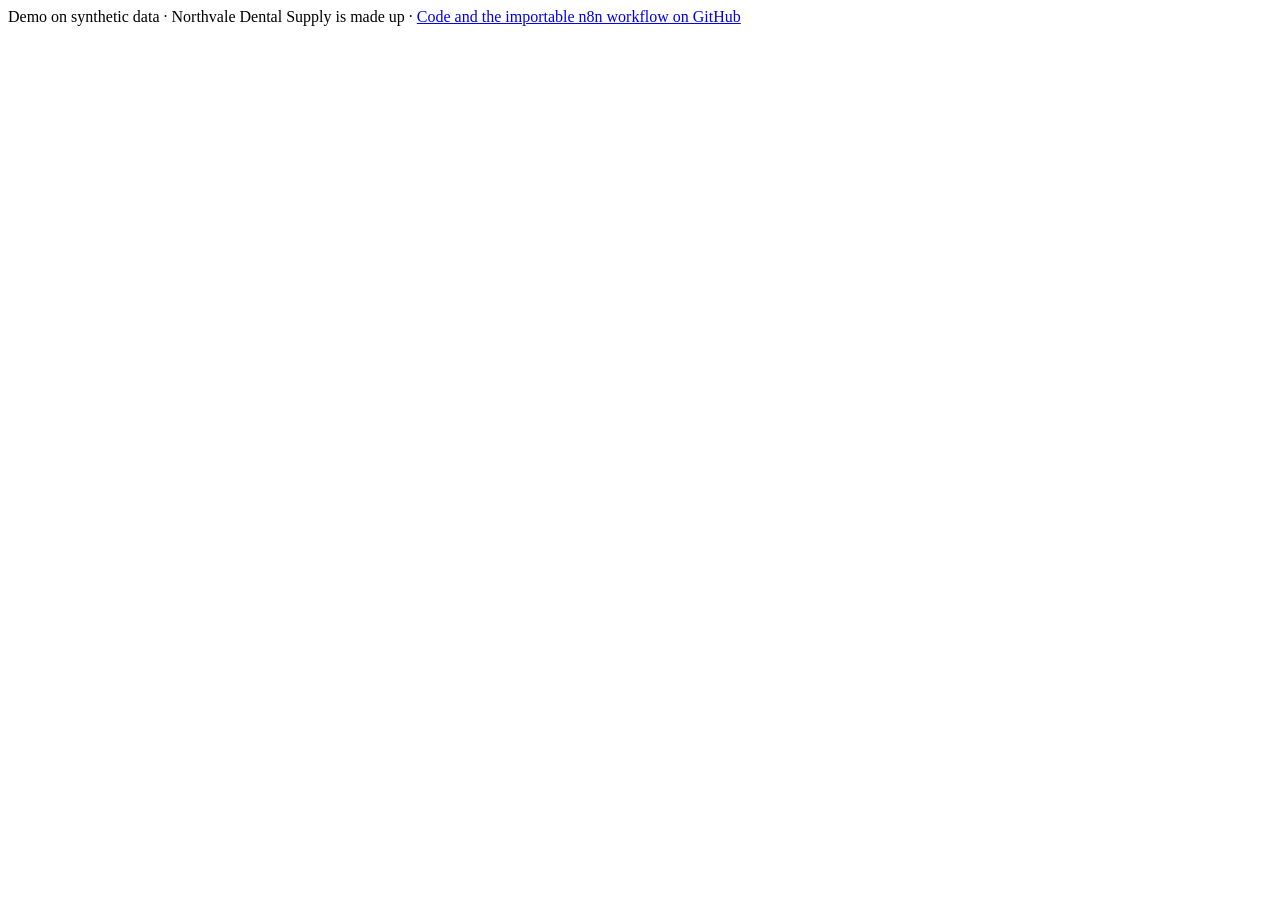
<file: web/index.html>
<!doctype html>
<html lang="en">
<head>
<meta charset="utf-8">
<meta name="viewport" content="width=device-width, initial-scale=1">
<title>Mailroom · shared inbox agent for n8n</title>
<meta name="description" content="An n8n workflow that reads a shared inbox, extracts orders, quotes and support requests with Claude, routes them to Sheets, HubSpot and a helpdesk, and saves reply drafts for approval. Demo on synthetic data.">
<style>/*CSS*/</style>
</head>
<body>
<div id="banner">Demo on synthetic data · Northvale Dental Supply is made up · <a href="https://github.com/sibrahimpa1/n8n-inbox-agent">Code and the importable n8n workflow on GitHub</a></div>
<div id="app"></div>
<div id="toast" role="status"></div>
<script>/*DATA*/</script>
<script>/*CORE*/</script>
<script>/*PIPELINE*/</script>
<script>/*APP*/</script>
</body>
</html>
</file>
